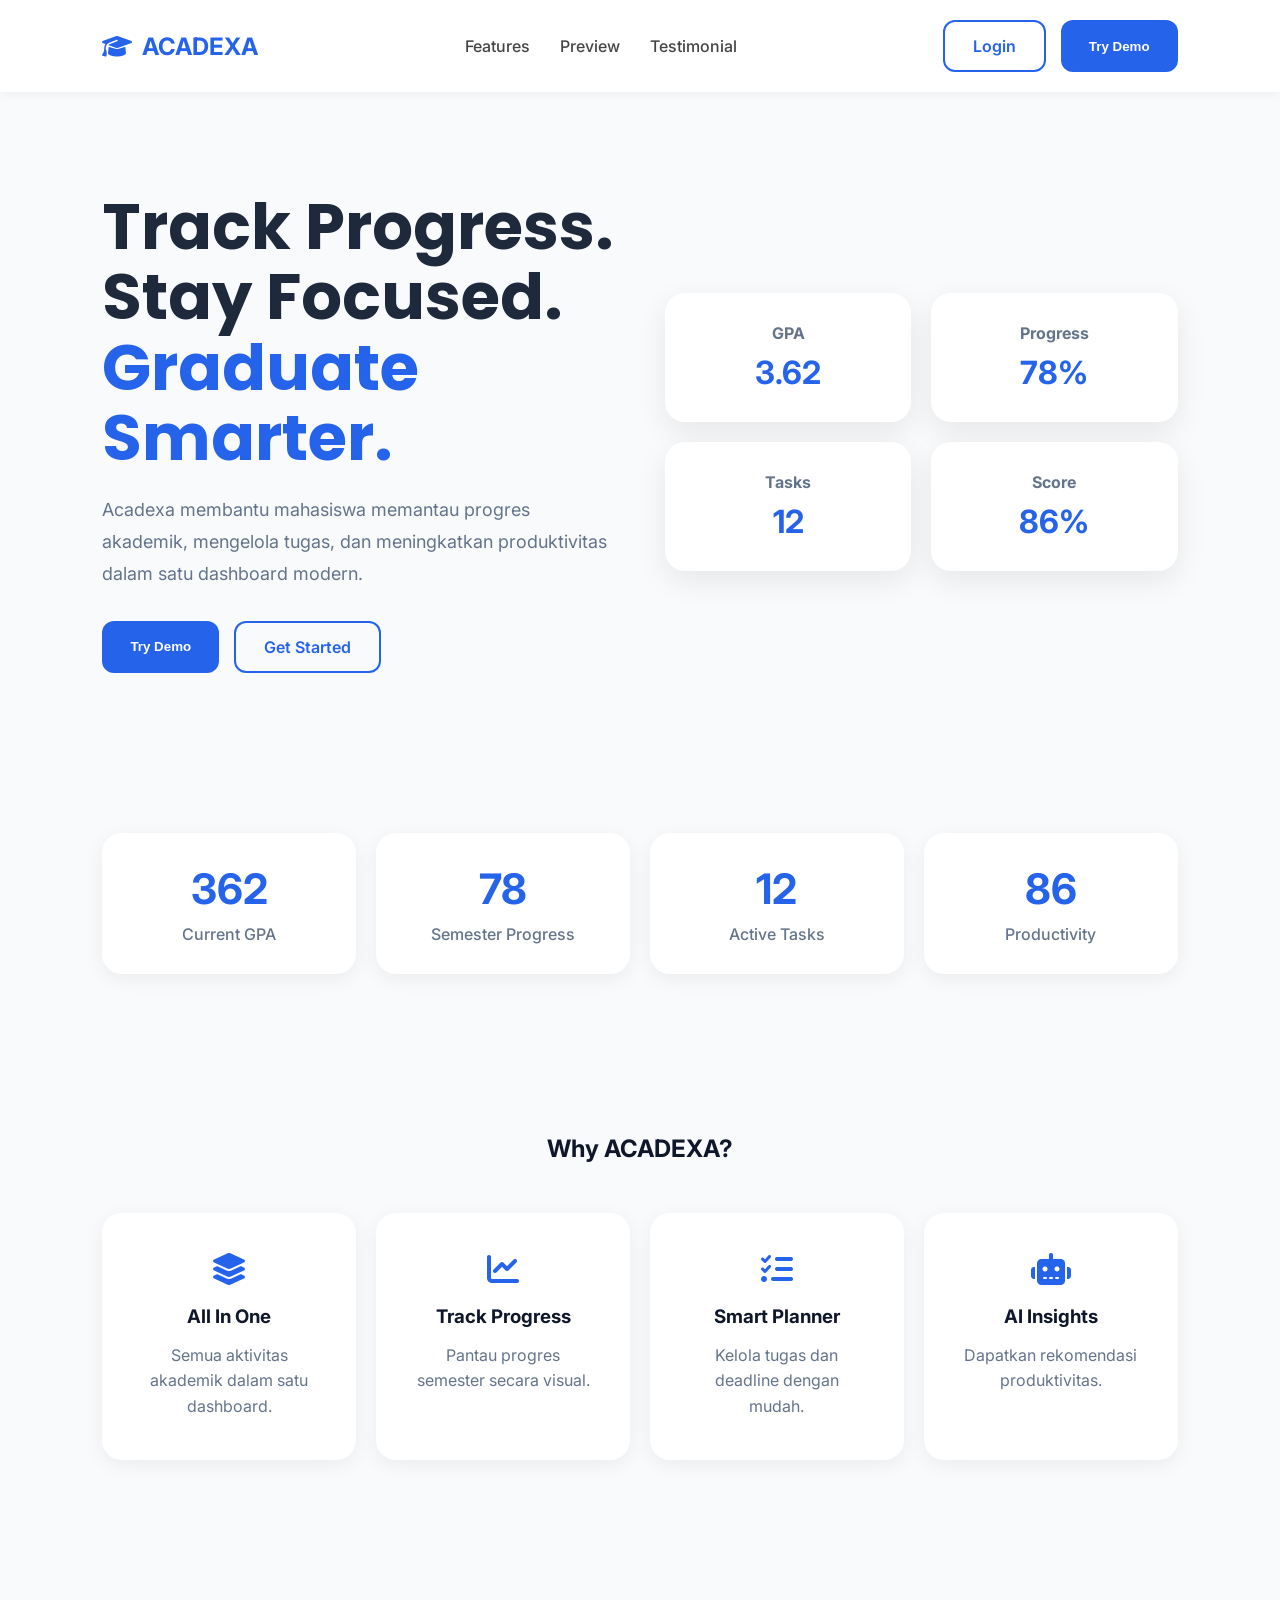
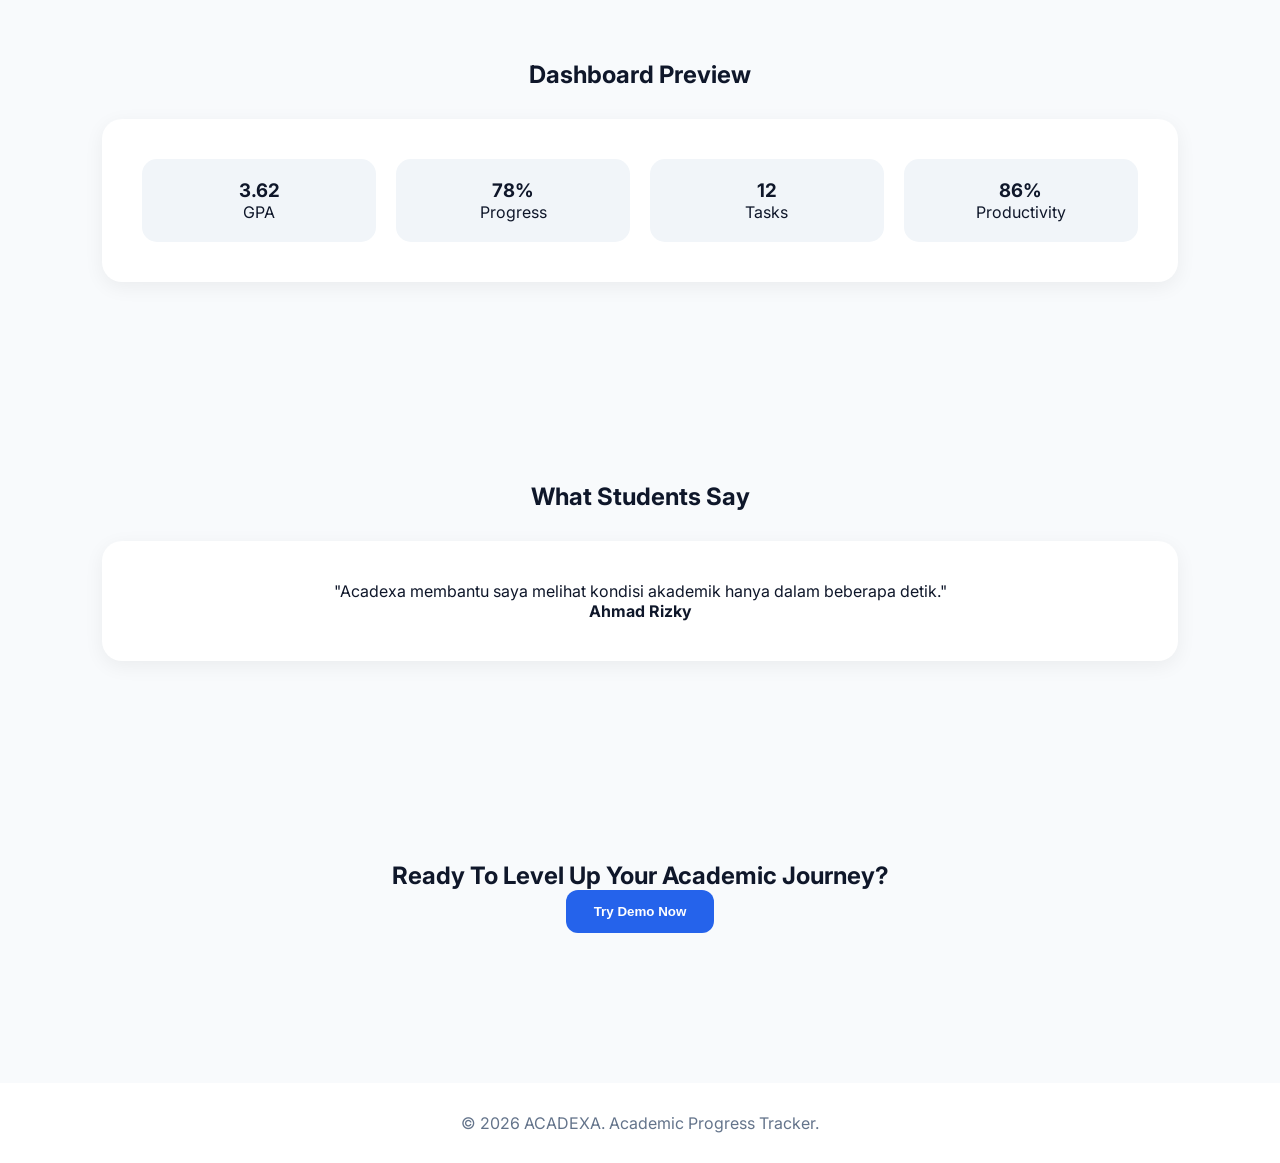
<file: index.html>
<!DOCTYPE html>
<html lang="en">

<head>

<meta charset="UTF-8">
<meta name="viewport" content="width=device-width, initial-scale=1.0">

<title>ACADEXA</title>

<link rel="stylesheet" href="css/style.css">

<link
href="https://fonts.googleapis.com/css2?family=Inter:wght@300;400;500;600;700&family=Poppins:wght@600;700;800&display=swap"
rel="stylesheet">

<link
rel="stylesheet"
href="https://cdnjs.cloudflare.com/ajax/libs/font-awesome/6.5.1/css/all.min.css">

</head>

<body>

<!-- NAVBAR -->

<nav class="navbar">

<div class="logo">
<i class="fa-solid fa-graduation-cap"></i>
<span>ACADEXA</span>
</div>

<div class="nav-links">
<a href="#features">Features</a>
<a href="#preview">Preview</a>
<a href="#testimonial">Testimonial</a>
</div>

<div class="nav-buttons">
<a href="pages/login.html" class="btn-outline">
Login
</a>

<button id="demoBtn" class="btn-primary">
Try Demo
</button>
</div>

</nav>

<!-- HERO -->

<section class="hero">

<div class="hero-left">

<h1>
Track Progress.<br>
Stay Focused.<br>
<span>Graduate Smarter.</span>
</h1>

<p>

Acadexa membantu mahasiswa memantau progres akademik,
mengelola tugas, dan meningkatkan produktivitas dalam
satu dashboard modern.

</p>

<div class="hero-buttons">

<button id="heroDemoBtn" class="btn-primary">
Try Demo
</button>

<a href="pages/register.html" class="btn-outline">
Get Started
</a>

</div>

</div>

<div class="hero-right">

<div class="mockup">

<div class="mockup-card">
<h3>GPA</h3>
<h2>3.62</h2>
</div>

<div class="mockup-card">
<h3>Progress</h3>
<h2>78%</h2>
</div>

<div class="mockup-card">
<h3>Tasks</h3>
<h2>12</h2>
</div>

<div class="mockup-card">
<h3>Score</h3>
<h2>86%</h2>
</div>

</div>

</div>

</section>

<!-- STATS -->

<section class="stats">

<div class="stat-card">
<h2 id="gpaCounter">0</h2>
<p>Current GPA</p>
</div>

<div class="stat-card">
<h2 id="progressCounter">0</h2>
<p>Semester Progress</p>
</div>

<div class="stat-card">
<h2 id="taskCounter">0</h2>
<p>Active Tasks</p>
</div>

<div class="stat-card">
<h2 id="scoreCounter">0</h2>
<p>Productivity</p>
</div>

</section>

<!-- FEATURES -->

<section id="features" class="features">

<h2>Why ACADEXA?</h2>

<div class="feature-grid">

<div class="feature-card">
<i class="fa-solid fa-layer-group"></i>
<h3>All In One</h3>
<p>
Semua aktivitas akademik dalam satu dashboard.
</p>
</div>

<div class="feature-card">
<i class="fa-solid fa-chart-line"></i>
<h3>Track Progress</h3>
<p>
Pantau progres semester secara visual.
</p>
</div>

<div class="feature-card">
<i class="fa-solid fa-list-check"></i>
<h3>Smart Planner</h3>
<p>
Kelola tugas dan deadline dengan mudah.
</p>
</div>

<div class="feature-card">
<i class="fa-solid fa-robot"></i>
<h3>AI Insights</h3>
<p>
Dapatkan rekomendasi produktivitas.
</p>
</div>

</div>

</section>

<!-- PREVIEW -->

<section id="preview" class="preview">

<h2>Dashboard Preview</h2>

<div class="preview-card">

<div class="preview-top">

<div class="preview-item">
<h3>3.62</h3>
<p>GPA</p>
</div>

<div class="preview-item">
<h3>78%</h3>
<p>Progress</p>
</div>

<div class="preview-item">
<h3>12</h3>
<p>Tasks</p>
</div>

<div class="preview-item">
<h3>86%</h3>
<p>Productivity</p>
</div>

</div>

</div>

</section>

<!-- TESTIMONIAL -->

<section id="testimonial" class="testimonial">

<h2>What Students Say</h2>

<div class="testimonial-card">

<p>

"Acadexa membantu saya melihat kondisi akademik
hanya dalam beberapa detik."

</p>

<h4>Ahmad Rizky</h4>

</div>

</section>

<!-- CTA -->

<section class="cta">

<h2>
Ready To Level Up Your Academic Journey?
</h2>

<button id="ctaDemoBtn" class="btn-primary">
Try Demo Now
</button>

</section>

<!-- FOOTER -->

<footer>

<p>
© 2026 ACADEXA. Academic Progress Tracker.
</p>

</footer>

<script src="js/demo.js"></script>
<script src="js/app.js"></script>

</body>
</html>
</file>
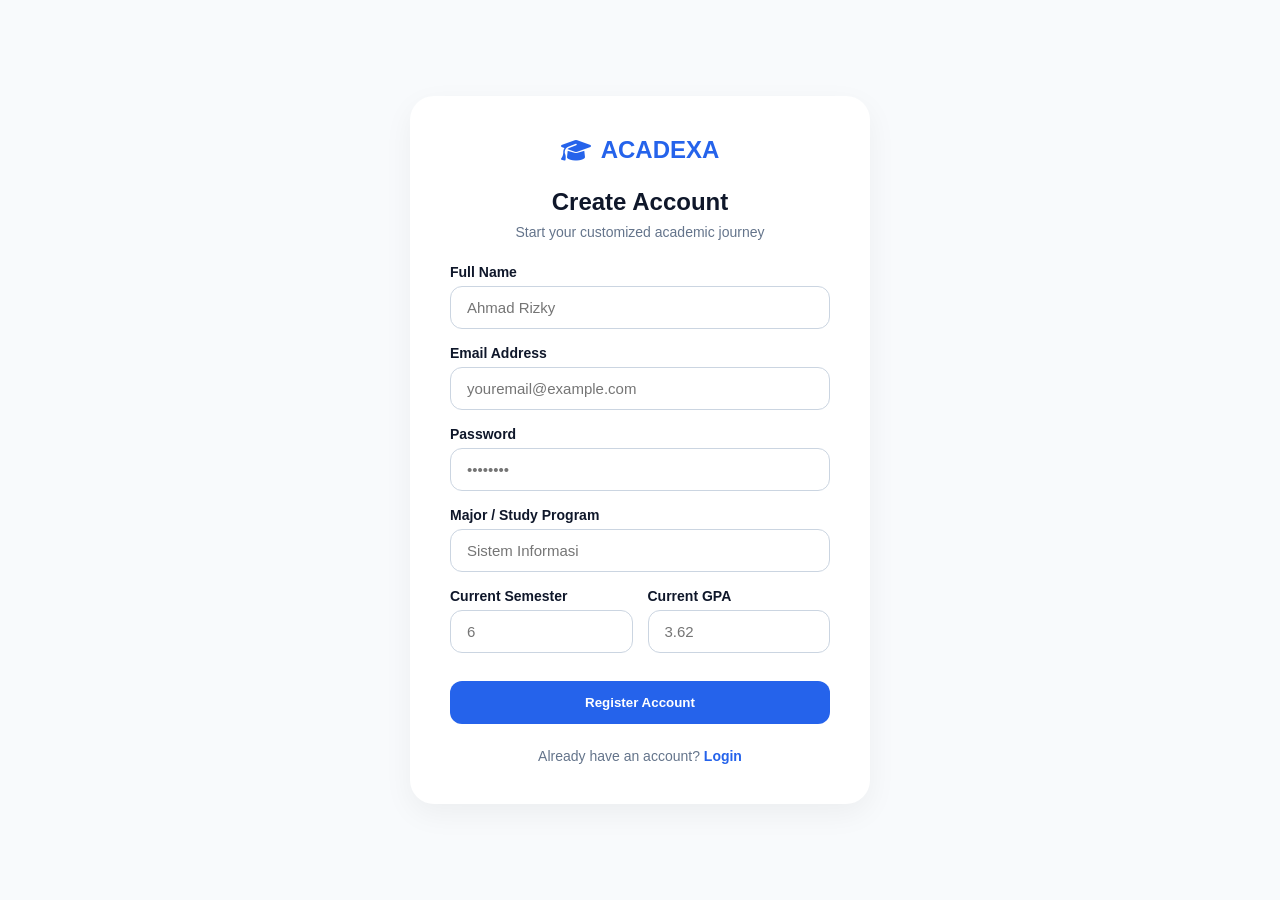
<file: pages/register.html>
<!DOCTYPE html>
<html lang="en">
<head>
    <meta charset="UTF-8">
    <meta name="viewport" content="width=device-width, initial-scale=1.0">
    <title>Register - ACADEXA</title>
    <link rel="stylesheet" href="../css/style.css">
    <link rel="stylesheet" href="../css/dashboard.css">
    <link rel="stylesheet" href="https://cdnjs.cloudflare.com/ajax/libs/font-awesome/6.5.1/css/all.min.css">
    <style>
        /* Menggunakan style yang sama dengan login */
        .auth-container { display: flex; justify-content: center; align-items: center; min-height: 100vh; background: #F8FAFC; padding: 40px 20px; }
        .auth-card { background: white; padding: 40px; border-radius: 24px; box-shadow: 0 10px 30px rgba(0,0,0,0.05); width: 100%; max-width: 460px; text-align: center; }
        .auth-card .logo { justify-content: center; margin-bottom: 24px; color: #2563EB; }
        .auth-card h2 { margin-bottom: 8px; font-weight: 700; }
        .auth-card p { color: #64748B; margin-bottom: 24px; font-size: 14px; }
        .input-group { text-align: left; margin-bottom: 16px; }
        .input-group label { display: block; margin-bottom: 6px; font-size: 14px; font-weight: 600; }
        .input-group input { width: 100%; padding: 12px 16px; border: 1px solid #CBD5E1; border-radius: 12px; outline: none; font-size: 15px; }
        .input-group input:focus { border-color: #2563EB; }
        .grid-2 { display: grid; grid-template-columns: 1fr 1fr; gap: 15px; }
        .auth-btn { width: 100%; margin-top: 12px; padding: 14px; }
    </style>
</head>
<body>

<div class="auth-container">
    <div class="auth-card">
        <div class="logo">
            <i class="fa-solid fa-graduation-cap"></i>
            <span>ACADEXA</span>
        </div>
        <h2>Create Account</h2>
        <p>Start your customized academic journey</p>

        <form id="registerForm" onsubmit="event.preventDefault(); handleRegister();">
            <div class="input-group">
                <label>Full Name</label>
                <input type="text" id="regName" placeholder="Ahmad Rizky" required>
            </div>
            <div class="input-group">
                <label>Email Address</label>
                <input type="email" id="regEmail" placeholder="youremail@example.com" required>
            </div>
            <div class="input-group">
                <label>Password</label>
                <input type="password" id="regPassword" placeholder="••••••••" required>
            </div>
            <div class="input-group">
                <label>Major / Study Program</label>
                <input type="text" id="regMajor" placeholder="Sistem Informasi" required>
            </div>
            <div class="grid-2">
                <div class="input-group">
                    <label>Current Semester</label>
                    <input type="number" id="regSemester" placeholder="6" min="1" max="14" required>
                </div>
                <div class="input-group">
                    <label>Current GPA</label>
                    <input type="number" id="regGPA" placeholder="3.62" step="0.01" min="0" max="4" required>
                </div>
            </div>
            <button type="submit" class="btn-primary auth-btn">Register Account</button>
        </form>

        <p style="margin-top: 24px; margin-bottom: 0;"> Already have an account? <a href="login.html" style="color: #2563EB; text-decoration: none; font-weight: 600;">Login</a></p>
    </div>
</div>

<script src="../js/auth.js"></script>
</body>
</html>
</file>
<file: css/style.css>
:root {
    --primary: #2563EB;
    --secondary: #60A5FA;
    --success: #22C55E;
    --bg: #F8FAFC;
    --card: #FFFFFF;
    --text: #0F172A;
}

* { margin: 0; padding: 0; box-sizing: border-box; }

body {
    font-family: 'Inter', sans-serif;
    background: var(--bg);
    color: var(--text);
    overflow-x: hidden; /* Mencegah layar geser kanan-kiri di HP */
    width: 100%;
}

.navbar { display: flex; justify-content: space-between; align-items: center; padding: 20px 8%; background: white; position: sticky; top: 0; z-index: 1000; box-shadow: 0 2px 10px rgba(0,0,0,0.05); }
.logo { font-size: 24px; font-weight: 700; display: flex; gap: 10px; align-items: center; color: var(--primary); }
.nav-links { display: flex; gap: 30px; }
.nav-links a { text-decoration: none; color: #444; font-weight: 500; }
.nav-buttons { display: flex; gap: 15px; }

.hero { padding: 100px 8%; display: grid; grid-template-columns: 1fr 1fr; align-items: center; gap: 50px; }
.hero h1 { font-family: 'Poppins'; font-size: 64px; line-height: 1.1; color: #1E293B; }
.hero h1 span { color: var(--primary); }
.hero p { margin-top: 20px; font-size: 18px; line-height: 1.8; color: #64748B; }
.hero-buttons { margin-top: 30px; display: flex; gap: 15px; }

.btn-primary { background: var(--primary); color: white; padding: 14px 28px; border: none; border-radius: 12px; cursor: pointer; font-weight: 600; transition: 0.3s; }
.btn-primary:hover { background: #1D4ED8; }
.btn-outline { padding: 14px 28px; border: 2px solid var(--primary); border-radius: 12px; text-decoration: none; color: var(--primary); font-weight: 600; transition: 0.3s; }
.btn-outline:hover { background: var(--primary); color: white; }

.mockup { display: grid; grid-template-columns: 1fr 1fr; gap: 20px; }
.mockup-card { background: white; padding: 30px; border-radius: 20px; box-shadow: 0 10px 30px rgba(0,0,0,.08); transition: .3s; text-align: center; }
.mockup-card:hover { transform: translateY(-5px); }
.mockup-card h3 { color: #64748B; font-size: 16px; margin-bottom: 10px; }
.mockup-card h2 { color: var(--primary); font-size: 32px; }

.stats { padding: 60px 8%; display: grid; grid-template-columns: repeat(4, 1fr); gap: 20px; }
.stat-card { background: white; padding: 30px; border-radius: 20px; text-align: center; box-shadow: 0 5px 20px rgba(0,0,0,.06); }
.stat-card h2 { font-size: 42px; color: var(--primary); }
.stat-card p { color: #64748B; margin-top: 10px; font-weight: 500; }

.features { padding: 100px 8%; text-align: center; }
.feature-grid { margin-top: 50px; display: grid; grid-template-columns: repeat(4, 1fr); gap: 20px; }
.feature-card { background: white; padding: 40px; border-radius: 20px; box-shadow: 0 5px 20px rgba(0,0,0,.06); transition: .3s; }
.feature-card:hover { transform: translateY(-5px); }
.feature-card i { font-size: 32px; color: var(--primary); margin-bottom: 20px; }
.feature-card p { color: #64748B; margin-top: 15px; line-height: 1.6; }

.preview, .testimonial, .cta { padding: 100px 8%; text-align: center; }
.preview-card, .testimonial-card { margin-top: 30px; background: white; padding: 40px; border-radius: 20px; box-shadow: 0 5px 20px rgba(0,0,0,.06); }
.preview-top { display: grid; grid-template-columns: repeat(4, 1fr); gap: 20px; }
.preview-item { background: #F1F5F9; padding: 20px; border-radius: 15px; }

footer { padding: 30px; text-align: center; background: white; margin-top: 50px; color: #64748B; }

/* =========================================
   MEDIA QUERIES (RESPONSIF MOBILE/HP)
   ========================================= */
@media (max-width: 992px) {
    .hero { grid-template-columns: 1fr; text-align: center; padding: 60px 5%; }
    .hero-buttons { justify-content: center; }
    .stats, .feature-grid, .preview-top { grid-template-columns: repeat(2, 1fr); }
}

@media (max-width: 768px) {
    .navbar { flex-direction: column; gap: 15px; padding: 20px 5%; }
    .nav-links { display: none; } /* Menyembunyikan link teks agar tombol rapi di HP */
    .hero h1 { font-size: 42px; }
    .mockup { grid-template-columns: 1fr; }
    .stats, .feature-grid, .preview-top { grid-template-columns: 1fr; }
    .hero-buttons, .nav-buttons { flex-direction: column; width: 100%; }
    .btn-primary, .btn-outline { width: 100%; text-align: center; }
}
</file>
<file: css/dashboard.css>
/* =========================================
   DASHBOARD LAYOUT CORE
   ========================================= */
.dashboard-container {
    display: flex;
    min-height: 100vh;
}

/* =========================================
   SIDEBAR & NAVIGATION FIX
   ========================================= */
.sidebar {
    width: 260px;
    background: white;
    padding: 30px;
    border-right: 1px solid #e5e7eb;
    /* PERBAIKAN: Jadikan sidebar flex container penuh */
    display: flex;
    flex-direction: column;
    height: 100vh; 
    position: sticky;
    top: 0;
    overflow-y: auto; /* Agar aman jika layar sangat pendek */
}

.sidebar .logo {
    margin-bottom: 20px;
}

.sidebar nav {
    display: flex;
    flex-direction: column;
    gap: 10px;
    margin-top: 20px;
    /* PERBAIKAN: Biarkan nav mengisi sisa ruang yang ada */
    flex: 1; 
}

.sidebar nav a {
    text-decoration: none;
    color: #334155;
    padding: 12px;
    border-radius: 12px;
    transition: 0.3s;
    display: flex;
    align-items: center;
    gap: 12px;
    font-weight: 500;
}

.sidebar nav a:hover,
.sidebar nav a.active {
    background: #2563EB;
    color: white;
}

/* Kunci utama agar tombol logout menempel sempurna di bawah */
.sidebar nav a.logout-btn {
    margin-top: auto;
    color: #EF4444;
}

.sidebar nav a.logout-btn:hover {
    background: #FEE2E2;
    color: #DC2626;
}

/* =========================================
   MAIN CONTENT AREA
   ========================================= */
.main-content {
    flex: 1;
    padding: 30px;
    background: #F8FAFC;
}

.topbar {
    display: flex;
    justify-content: space-between;
    align-items: center;
    margin-bottom: 30px;
}

.avatar {
    width: 50px;
    height: 50px;
    background: #2563EB;
    color: white;
    display: flex;
    justify-content: center;
    align-items: center;
    border-radius: 50%;
    font-weight: bold;
    font-size: 18px;
    box-shadow: 0 4px 10px rgba(37,99,235,0.2);
}

/* =========================================
   GRID SYSTEMS & CARDS
   ========================================= */
.kpi-grid {
    display: grid;
    grid-template-columns: repeat(4, 1fr);
    gap: 20px;
    margin-bottom: 30px;
}

.kpi-card {
    background: white;
    padding: 25px;
    border-radius: 20px;
    box-shadow: 0 5px 20px rgba(0,0,0,0.05);
}

.dashboard-grid {
    display: grid;
    grid-template-columns: 1fr 1fr;
    gap: 20px;
    margin-bottom: 20px;
}

.card {
    background: white;
    padding: 25px;
    border-radius: 20px;
    box-shadow: 0 5px 20px rgba(0,0,0,0.05);
}

.card h3 {
    margin-bottom: 15px;
    color: #1E293B;
}

.quick-stats {
    display: grid;
    grid-template-columns: repeat(4, 1fr);
    gap: 20px;
}

/* =========================================
   PROGRESS BARS
   ========================================= */
.progress-bar {
    width: 100%;
    height: 12px;
    background: #e5e7eb;
    border-radius: 20px;
    margin: 20px 0;
    overflow: hidden;
}

.progress-fill {
    width: 0%; /* Default ke 0, diisi JS */
    height: 100%;
    background: #2563EB;
    transition: width 0.8s ease-in-out;
}

/* =========================================
   TASKS & ACTIVITY
   ========================================= */
.task-card {
    border-radius: 20px;
    padding: 20px;
    margin-bottom: 20px;
    transition: 0.3s;
    cursor: pointer;
    position: relative;
    overflow: hidden;
}

.task-card:hover {
    transform: translateY(-5px);
    box-shadow: 0 15px 30px rgba(0,0,0,0.12);
}

.task-header {
    display: flex;
    align-items: center;
    gap: 10px;
    margin-bottom: 15px;
}

.course-icon { font-size: 24px; }
.course-name { font-size: 14px; font-weight: 600; opacity: 0.8; }
.task-title { font-size: 20px; margin-bottom: 10px; }
.task-deadline { font-size: 14px; margin-bottom: 15px; color: #475569; }

.task-footer {
    display: flex;
    justify-content: space-between;
    align-items: center;
}

#quickInsight {
    font-size: 16px;
    line-height: 1.8;
    color: #334155;
}

#recentActivity {
    display: flex;
    flex-direction: column;
    gap: 10px;
}

.activity-item {
    padding: 12px 15px;
    background: #F8FAFC;
    border-radius: 12px;
    font-weight: 500;
    color: #334155;
    border-left: 4px solid #2563EB;
}

#upcomingTasks {
    padding-left: 20px;
    line-height: 2;
    color: #475569;
}

.kpi-card h2 {
    color: #2563EB;
    font-size: 32px;
    margin-top: 5px;
}

/* =========================================
   GPA RING
   ========================================= */
.gpa-card {
    display: flex;
    flex-direction: column;
    align-items: center;
    justify-content: center;
}

.gpa-ring {
    width: 120px;
    height: 120px;
    border-radius: 50%;
    background: conic-gradient(#2563EB 0deg, #60A5FA 280deg, #E2E8F0 280deg);
    display: flex;
    align-items: center;
    justify-content: center;
    margin-bottom: 15px;
}

.gpa-inner {
    width: 90px;
    height: 90px;
    background: white;
    border-radius: 50%;
    display: flex;
    flex-direction: column;
    align-items: center;
    justify-content: center;
}

.gpa-inner h2 { margin: 0; font-size: 24px; color: #1E293B; }
.gpa-inner span { font-size: 12px; color: #64748B; }

/* =========================================
   SPECIAL CARDS
   ========================================= */
.focus-card {
    background: linear-gradient(135deg, #2563EB, #60A5FA);
    color: white;
}
.focus-card h3 { color: white; }
.focus-card p { color: rgba(255,255,255,0.9); margin-bottom: 8px; }

.badge-card {
    background: linear-gradient(135deg, #F59E0B, #FCD34D);
    color: #111827;
}
.badge-card h3 { color: #111827; }

.badge-box {
    font-size: 24px;
    font-weight: 700;
    text-align: center;
    padding: 20px;
    background: rgba(255,255,255,0.3);
    border-radius: 15px;
}

.card { backdrop-filter: blur(12px); }

/* =========================================
   MOBILE MENU & RESPONSIVE
   ========================================= */
.mobile-menu {
    display: none;
    position: fixed;
    top: 20px;
    left: 20px;
    z-index: 9999;
    border: none;
    background: #2563EB;
    color: white;
    width: 50px;
    height: 50px;
    border-radius: 15px;
    font-size: 20px;
    cursor: pointer;
    box-shadow: 0 10px 25px rgba(37,99,235,0.3);
}

@media(max-width: 992px) {
    .kpi-grid { grid-template-columns: repeat(2, 1fr); }
    .dashboard-grid { grid-template-columns: 1fr; }
    .quick-stats { grid-template-columns: repeat(2, 1fr); }
}

@media(max-width: 768px) {
    .mobile-menu {
        display: flex;
        align-items: center;
        justify-content: center;
    }
    
    .sidebar {
        position: fixed;
        left: -280px;
        top: 0;
        height: 100vh;
        z-index: 999;
        transition: 0.4s;
        box-shadow: 0 20px 40px rgba(0,0,0,0.15);
    }
    
    .sidebar.active { left: 0; }
    
    .main-content { padding: 90px 20px 20px; }
    .kpi-grid { grid-template-columns: 1fr; }
    .quick-stats { grid-template-columns: 1fr; }
    .topbar { flex-direction: column; align-items: flex-start; gap: 15px; }
}
</file>
